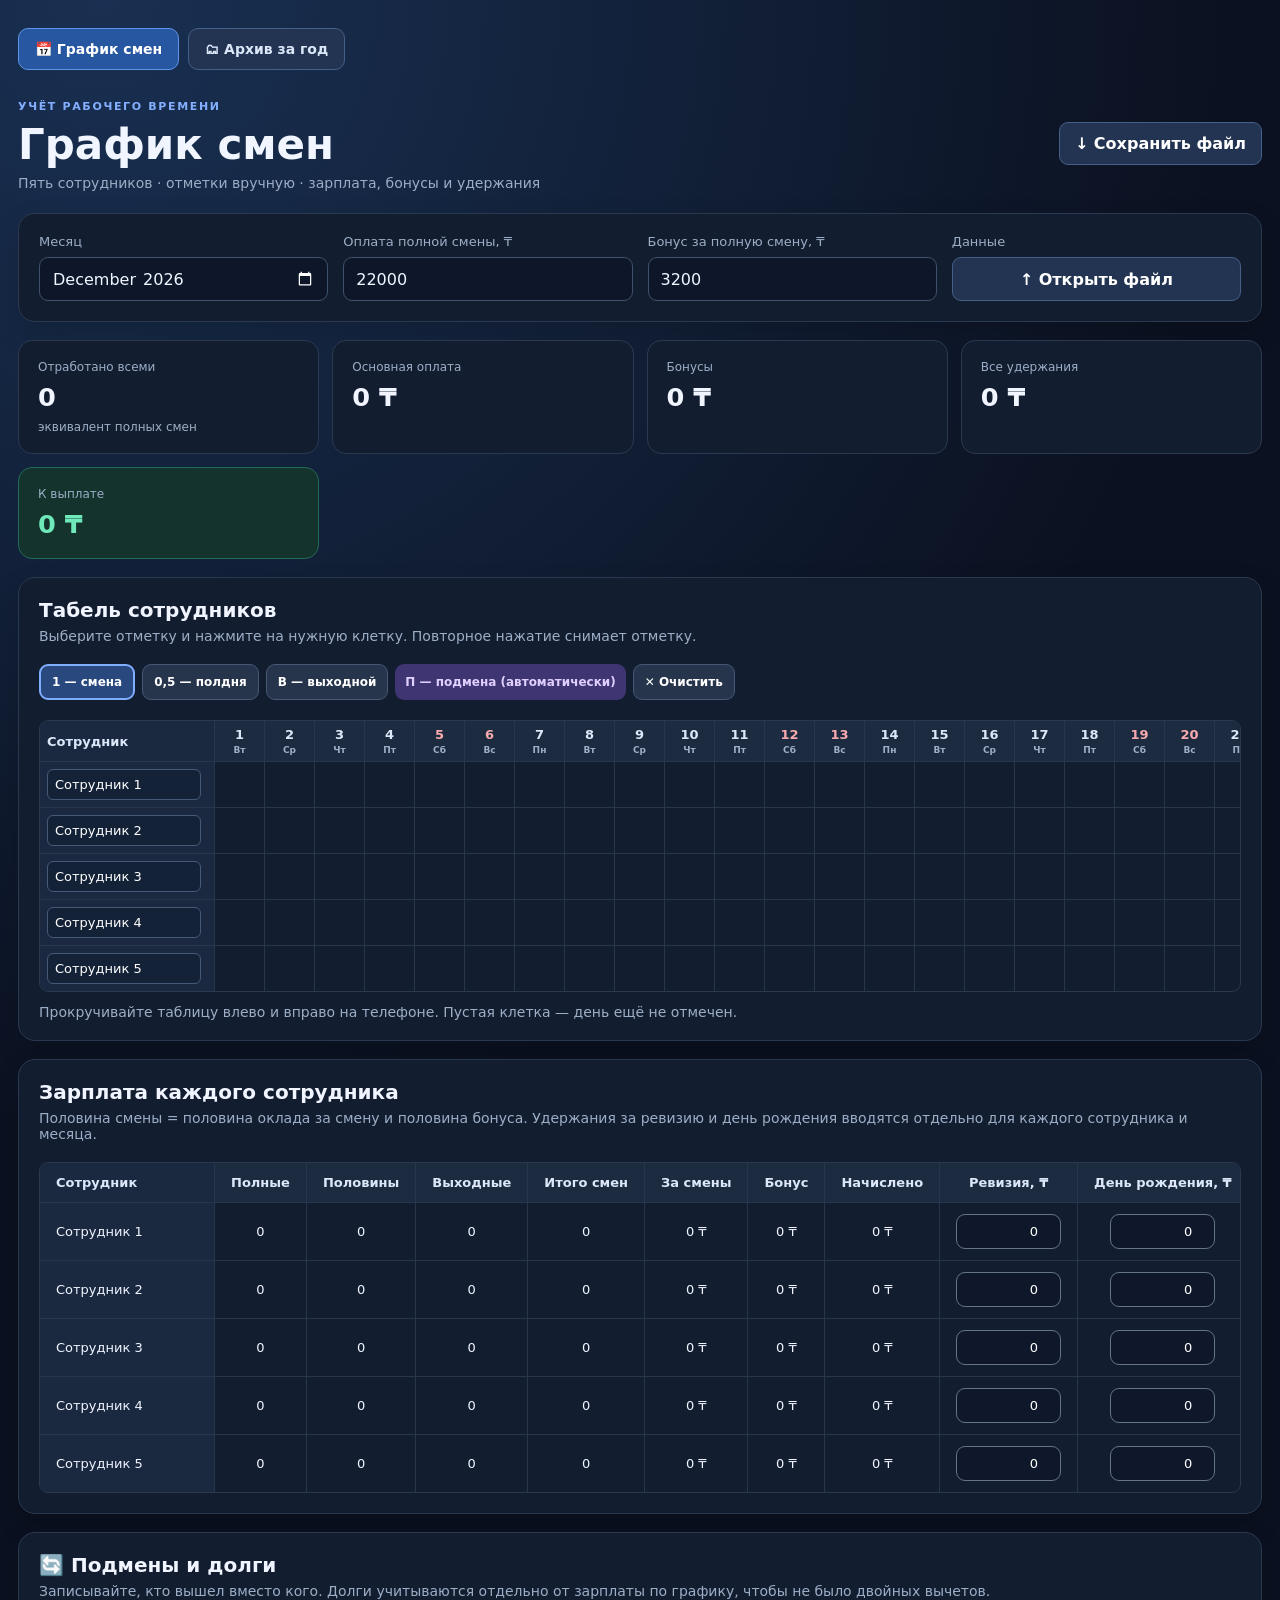
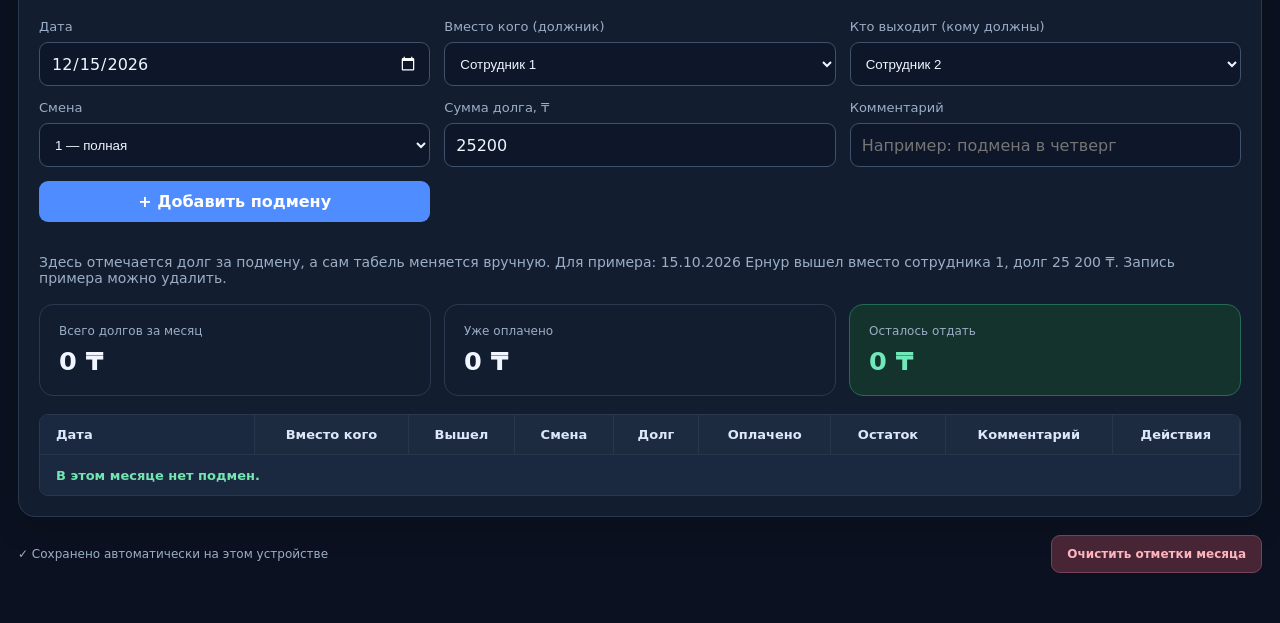
<file: index.html>
<!doctype html>
<html lang="ru">
<head>
  <meta charset="UTF-8" />
  <meta name="viewport" content="width=device-width, initial-scale=1" />
  <title>График смен — 5 сотрудников</title>
  <link rel="stylesheet" href="style.css" />
  <script src="script.js" defer></script>
</head>
<body>
  <main class="container"><nav class="page-nav"><a class="active" href="index.html">📅 График смен</a><a href="archive.html">🗂 Архив за год</a></nav>
    <header class="header"><div><span class="eyebrow">УЧЁТ РАБОЧЕГО ВРЕМЕНИ</span><h1>График смен</h1><p>Пять сотрудников · отметки вручную · зарплата, бонусы и удержания</p></div><button id="exportBtn" class="outline">↓ Сохранить файл</button></header>
    <section class="panel controls"><div class="control"><label for="month">Месяц</label><input id="month" type="month" /></div><div class="control"><label for="rate">Оплата полной смены, ₸</label><input id="rate" type="number" min="0" step="100" value="22000" /></div><div class="control"><label for="bonus">Бонус за полную смену, ₸</label><input id="bonus" type="number" min="0" step="50" value="3200" /></div><div class="control"><label>Данные</label><label class="file-button" for="importFile">↑ Открыть файл</label><input id="importFile" type="file" accept="application/json,.json" hidden /></div></section>
    <section class="stats"><article><span>Отработано всеми</span><strong id="totalShifts">0</strong><small>эквивалент полных смен</small></article><article><span>Основная оплата</span><strong id="totalBase">0 ₸</strong></article><article><span>Бонусы</span><strong id="totalBonus">0 ₸</strong></article><article><span>Все удержания</span><strong id="totalDeductions">0 ₸</strong></article><article class="accent"><span>К выплате</span><strong id="totalPay">0 ₸</strong></article></section>
    <section class="panel"><div class="section-title"><div><h2>Табель сотрудников</h2><p>Выберите отметку и нажмите на нужную клетку. Повторное нажатие снимает отметку.</p></div><div class="legend"><button data-mark="1" class="mark-choice selected">1 — смена</button><button data-mark="0.5" class="mark-choice">0,5 — полдня</button><button data-mark="В" class="mark-choice">В — выходной</button><span class="replacement-legend">П — подмена (автоматически)</span><button data-mark="" class="mark-choice">✕ Очистить</button></div></div><div class="table-scroll"><table id="scheduleTable"><thead></thead><tbody></tbody></table></div><p class="hint">Прокручивайте таблицу влево и вправо на телефоне. Пустая клетка — день ещё не отмечен.</p></section>
    <section class="panel"><div class="section-title"><div><h2>Зарплата каждого сотрудника</h2><p>Половина смены = половина оклада за смену и половина бонуса. Удержания за ревизию и день рождения вводятся отдельно для каждого сотрудника и месяца.</p></div></div><div class="table-scroll"><table class="summary-table"><thead><tr><th>Сотрудник</th><th>Полные</th><th>Половины</th><th>Выходные</th><th>Итого смен</th><th>За смены</th><th>Бонус</th><th>Начислено</th><th>Ревизия, ₸</th><th>День рождения, ₸</th><th>Все удержания</th><th>К выплате</th></tr></thead><tbody id="summaryBody"></tbody></table></div></section>
    <section class="panel" id="replacementSection">
      <div class="section-title"><div><h2>🔄 Подмены и долги</h2><p>Записывайте, кто вышел вместо кого. Долги учитываются отдельно от зарплаты по графику, чтобы не было двойных вычетов.</p></div></div>
      <form id="replacementForm" class="replacement-form">
        <div class="control"><label for="replaceDate">Дата</label><input id="replaceDate" type="date" required></div>
        <div class="control"><label for="replaceFor">Вместо кого (должник)</label><select id="replaceFor" required></select></div>
        <div class="control"><label for="replaceBy">Кто выходит (кому должны)</label><select id="replaceBy" required></select></div>
        <div class="control"><label for="replaceFraction">Смена</label><select id="replaceFraction"><option value="1">1 — полная</option><option value="0.5">0,5 — половина</option></select></div>
        <div class="control"><label for="replaceAmount">Сумма долга, ₸</label><input id="replaceAmount" type="number" min="0" step="1" required></div>
        <div class="control"><label for="replaceNote">Комментарий</label><input id="replaceNote" type="text" maxlength="200" placeholder="Например: подмена в четверг"></div>
        <button type="submit">+ Добавить подмену</button>
      </form>
      <p class="hint">Здесь отмечается долг за подмену, а сам табель меняется вручную. Для примера: 15.10.2026 Ернур вышел вместо сотрудника 1, долг 25 200 ₸. Запись примера можно удалить.</p>
      <div class="stats replacement-stats"><article><span>Всего долгов за месяц</span><strong id="replacementTotal">0 ₸</strong></article><article><span>Уже оплачено</span><strong id="replacementPaid">0 ₸</strong></article><article class="accent"><span>Осталось отдать</span><strong id="replacementDue">0 ₸</strong></article></div>
      <div class="table-scroll"><table class="summary-table"><thead><tr><th>Дата</th><th>Вместо кого</th><th>Вышел</th><th>Смена</th><th>Долг</th><th>Оплачено</th><th>Остаток</th><th>Комментарий</th><th>Действия</th></tr></thead><tbody id="replacementBody"></tbody></table></div>
    </section>
    <div class="bottom-bar"><span id="saveStatus">Изменения сохраняются автоматически на этом устройстве.</span><button id="clearMonth" class="danger">Очистить отметки месяца</button></div>
  </main>
</body>
</html>
</file>
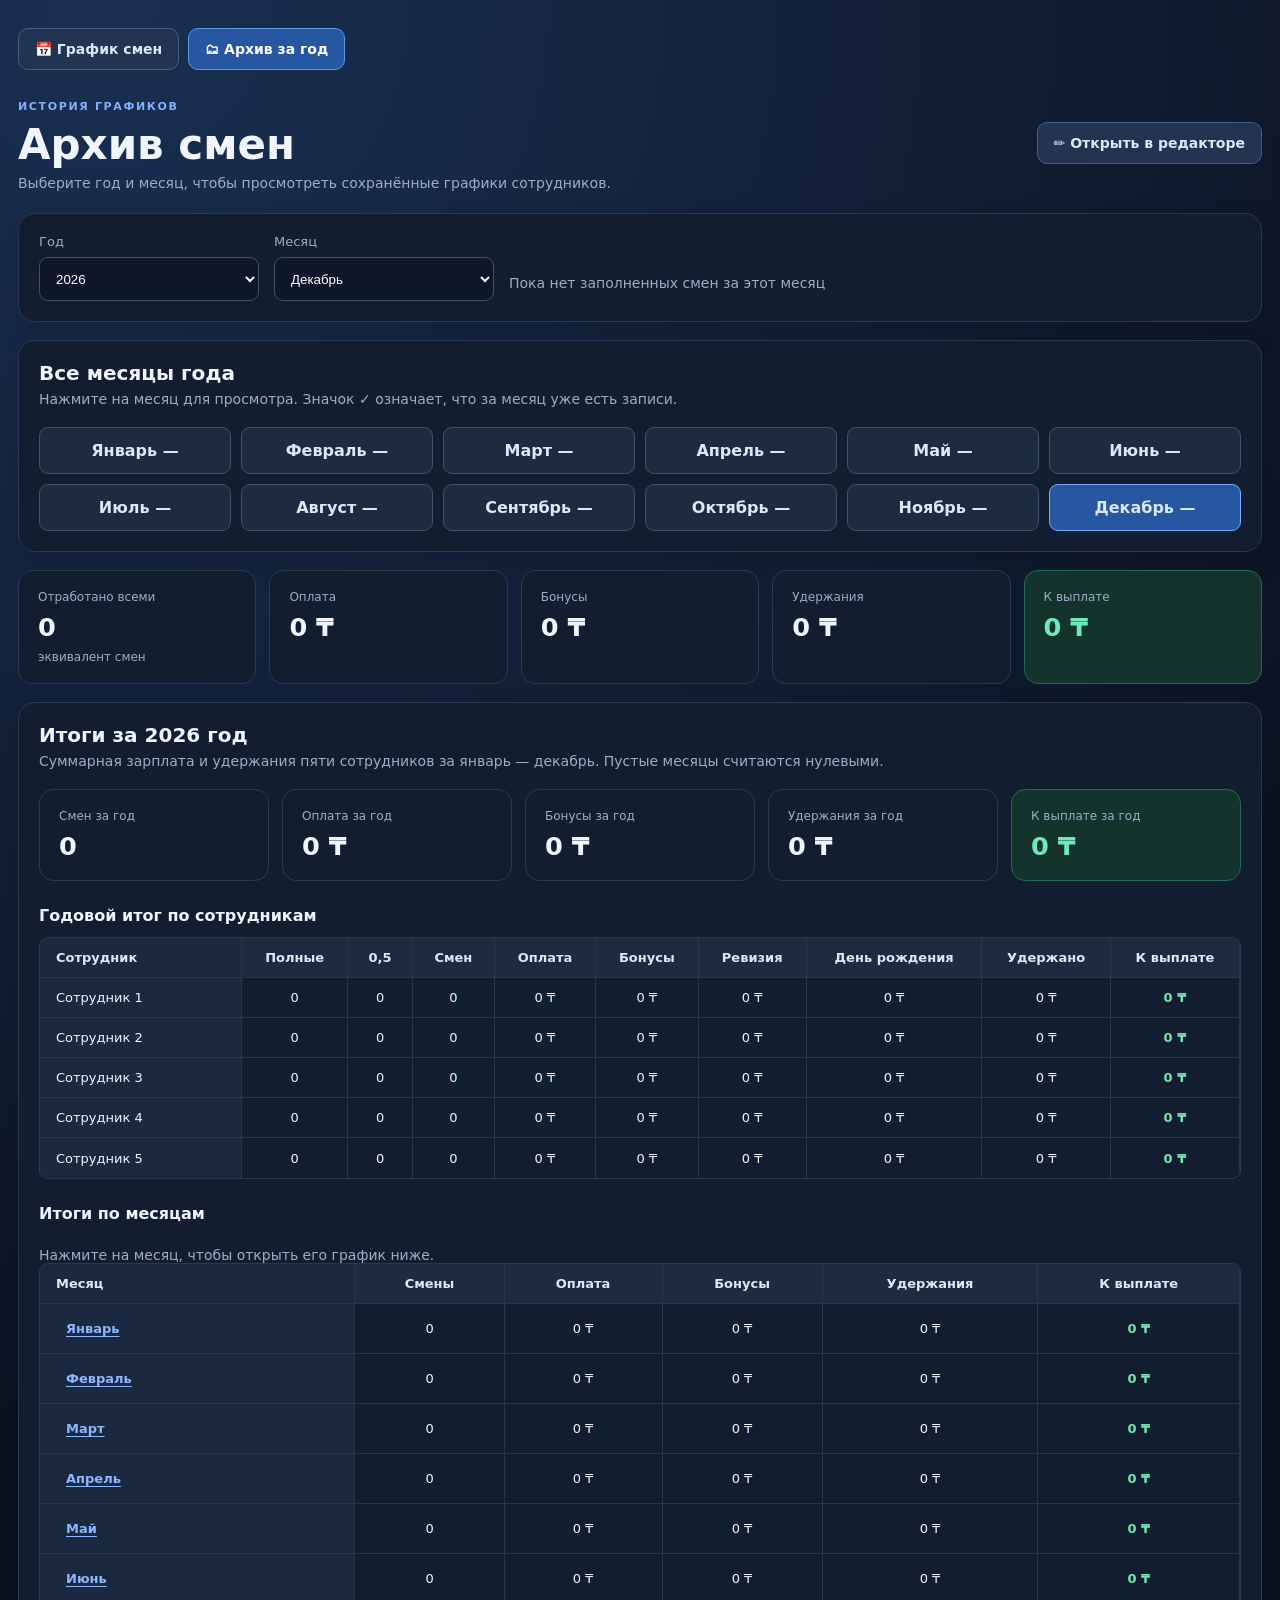
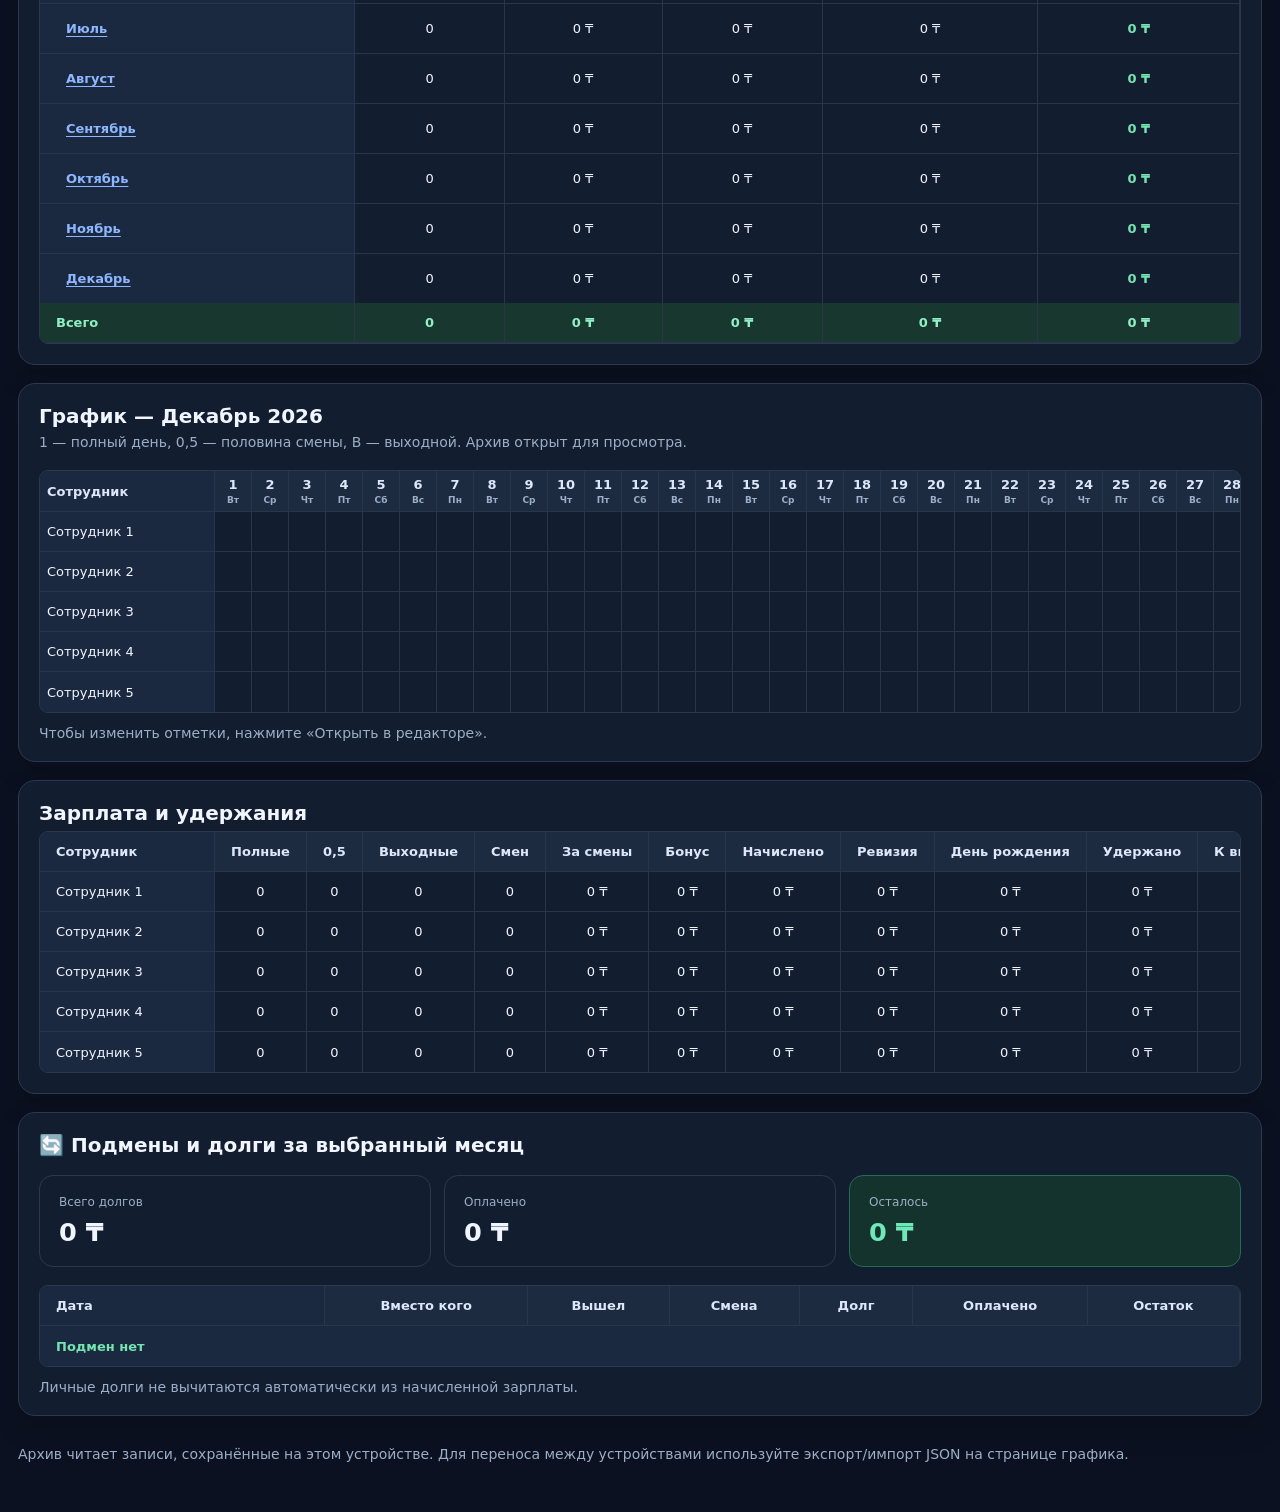
<file: archive.html>
<!doctype html>
<html lang="ru"><head><meta charset="UTF-8"><meta name="viewport" content="width=device-width, initial-scale=1"><title>Архив графиков — 2026</title><link rel="stylesheet" href="style.css"><script src="archive.js" defer></script></head><body><main class="container">
<nav class="page-nav"><a href="index.html">📅 График смен</a><a class="active" href="archive.html">🗂 Архив за год</a></nav>
<header class="header"><div><span class="eyebrow">ИСТОРИЯ ГРАФИКОВ</span><h1>Архив смен</h1><p>Выберите год и месяц, чтобы просмотреть сохранённые графики сотрудников.</p></div><a class="nav-button" id="editMonth" href="index.html">✏️ Открыть в редакторе</a></header>
<section class="panel archive-toolbar"><div class="control"><label for="archiveYear">Год</label><select id="archiveYear" aria-label="Выберите год"></select></div><div class="control"><label for="archiveMonth">Месяц</label><select id="archiveMonth" aria-label="Выберите месяц"></select></div><p class="hint" id="archiveStatus"></p></section>
<section class="panel"><div class="section-title"><div><h2>Все месяцы года</h2><p>Нажмите на месяц для просмотра. Значок ✓ означает, что за месяц уже есть записи.</p></div></div><div id="monthCards" class="month-grid"></div></section>
<section class="stats archive-stats"><article><span>Отработано всеми</span><strong id="aShifts">0</strong><small>эквивалент смен</small></article><article><span>Оплата</span><strong id="aBase">0 ₸</strong></article><article><span>Бонусы</span><strong id="aBonus">0 ₸</strong></article><article><span>Удержания</span><strong id="aDeductions">0 ₸</strong></article><article class="accent"><span>К выплате</span><strong id="aPay">0 ₸</strong></article></section>
<section class="panel" id="annualReport"><div class="section-title"><div><h2 id="annualTitle">Итоги за 2026 год</h2><p>Суммарная зарплата и удержания пяти сотрудников за январь — декабрь. Пустые месяцы считаются нулевыми.</p></div></div>
<div class="stats archive-stats"><article><span>Смен за год</span><strong id="yearShifts">0</strong></article><article><span>Оплата за год</span><strong id="yearBase">0 ₸</strong></article><article><span>Бонусы за год</span><strong id="yearBonus">0 ₸</strong></article><article><span>Удержания за год</span><strong id="yearDeduct">0 ₸</strong></article><article class="accent"><span>К выплате за год</span><strong id="yearPay">0 ₸</strong></article></div>
<h3>Годовой итог по сотрудникам</h3><div class="table-scroll"><table class="summary-table"><thead><tr><th>Сотрудник</th><th>Полные</th><th>0,5</th><th>Смен</th><th>Оплата</th><th>Бонусы</th><th>Ревизия</th><th>День рождения</th><th>Удержано</th><th>К выплате</th></tr></thead><tbody id="annualEmployees"></tbody></table></div>
<h3>Итоги по месяцам</h3><p class="hint">Нажмите на месяц, чтобы открыть его график ниже.</p><div class="table-scroll"><table class="summary-table"><thead><tr><th>Месяц</th><th>Смены</th><th>Оплата</th><th>Бонусы</th><th>Удержания</th><th>К выплате</th></tr></thead><tbody id="annualMonths"></tbody><tfoot><tr id="annualMonthsTotal"></tr></tfoot></table></div></section>
<section class="panel"><div class="section-title"><div><h2 id="graphTitle">График за месяц</h2><p>1 — полный день, 0,5 — половина смены, В — выходной. Архив открыт для просмотра.</p></div></div><div class="table-scroll"><table id="archiveSchedule"><thead></thead><tbody></tbody></table></div><p class="hint">Чтобы изменить отметки, нажмите «Открыть в редакторе».</p></section>
<section class="panel"><h2>Зарплата и удержания</h2><div class="table-scroll"><table class="summary-table"><thead><tr><th>Сотрудник</th><th>Полные</th><th>0,5</th><th>Выходные</th><th>Смен</th><th>За смены</th><th>Бонус</th><th>Начислено</th><th>Ревизия</th><th>День рождения</th><th>Удержано</th><th>К выплате</th></tr></thead><tbody id="archiveSummary"></tbody></table></div></section>
<section class="panel"><h2>🔄 Подмены и долги за выбранный месяц</h2><div class="stats replacement-stats"><article><span>Всего долгов</span><strong id="archDebt">0 ₸</strong></article><article><span>Оплачено</span><strong id="archPaid">0 ₸</strong></article><article class="accent"><span>Осталось</span><strong id="archRemaining">0 ₸</strong></article></div><div class="table-scroll"><table class="summary-table"><thead><tr><th>Дата</th><th>Вместо кого</th><th>Вышел</th><th>Смена</th><th>Долг</th><th>Оплачено</th><th>Остаток</th></tr></thead><tbody id="archReplacements"></tbody></table></div><p class="hint">Личные долги не вычитаются автоматически из начисленной зарплаты.</p></section><p class="hint">Архив читает записи, сохранённые на этом устройстве. Для переноса между устройствами используйте экспорт/импорт JSON на странице графика.</p>
</main></body></html>
</file>
<file: style.css>
:root{color-scheme:dark;--bg:#0b1120;--panel:#131d30;--border:#2b3950;--text:#f0f5ff;--muted:#9caec6;--blue:#4f8cff;--green:#33c58e;--yellow:#f0be5c;--red:#ef7886}*{box-sizing:border-box}body{margin:0;background:radial-gradient(circle at 8% 0%,#193052 0%,var(--bg) 45%);color:var(--text);font-family:system-ui,-apple-system,Segoe UI,sans-serif}button,input{font:inherit}.container{max-width:1460px;margin:auto;padding:28px 18px 50px}.header{display:flex;align-items:center;justify-content:space-between;gap:16px;margin-bottom:22px;flex-wrap:wrap}.eyebrow{font-size:11px;letter-spacing:.15em;font-weight:700;color:#84afff}h1{font-size:clamp(28px,4vw,42px);margin:6px 0}h2{font-size:20px;margin:0 0 6px}p{margin:0;color:var(--muted);font-size:14px}.panel{background:var(--panel);border:1px solid var(--border);border-radius:17px;padding:20px;margin-bottom:18px;box-shadow:0 12px 30px #0002}.controls{display:grid;grid-template-columns:repeat(4,minmax(160px,1fr));gap:15px}.control label:not(.file-button){display:block;color:var(--muted);font-size:13px;margin-bottom:8px}.control input{height:44px;width:100%;padding:0 12px;color:var(--text);background:#0d1729;border:1px solid #40516c;border-radius:9px}.control input:focus{outline:2px solid var(--blue)}button,.file-button{border:0;border-radius:9px;padding:11px 15px;background:var(--blue);color:white;font-weight:650;cursor:pointer}.outline,.file-button{display:inline-flex;justify-content:center;align-items:center;background:#223451;border:1px solid #456086}.file-button{height:44px;width:100%}.stats{display:grid;grid-template-columns:repeat(4,1fr);gap:13px;margin-bottom:18px}.stats article{padding:19px;background:var(--panel);border:1px solid var(--border);border-radius:14px;display:flex;flex-direction:column;gap:8px}.stats span,.stats small{color:var(--muted);font-size:12px}.stats strong{font-size:clamp(18px,2vw,27px);font-variant-numeric:tabular-nums}.stats .accent{background:#14332d;border-color:#246a58}.stats .accent strong{color:#6fe8ba}.section-title{display:flex;justify-content:space-between;gap:20px;align-items:flex-start;flex-wrap:wrap;margin-bottom:20px}.legend{display:flex;gap:7px;flex-wrap:wrap}.mark-choice{font-size:12px;padding:9px 11px;background:#26354b;border:1px solid #455875}.mark-choice.selected{border:2px solid #7faeff;background:#28487e}.table-scroll{overflow:auto;max-width:100%;border-radius:9px;border:1px solid var(--border)}table{border-collapse:separate;border-spacing:0;min-width:max-content;width:100%;font-size:13px}th,td{height:40px;border-bottom:1px solid #27364b;border-right:1px solid #27364b;padding:6px 7px;text-align:center;white-space:nowrap}th{background:#1d2b40;color:#dce8fa;font-weight:650}tr:last-child td{border-bottom:0}th:first-child,td:first-child{position:sticky;left:0;z-index:2;background:#1b2940;text-align:left;min-width:175px;max-width:175px}thead th:first-child{z-index:3}.day{min-width:37px;font-variant-numeric:tabular-nums}.weekend{color:#f8aaae}.day-name{display:block;font-size:9px;margin-top:3px;color:#9cafc6}.shift-btn{display:block;width:35px;height:33px;margin:auto;padding:0;background:transparent;border-radius:6px;font-size:12px}.shift-btn.full{background:#144b3e;color:#8cf4c3}.shift-btn.half{background:#5a4522;color:#ffe09a}.shift-btn.off{background:#512b39;color:#ffb1bc}.shift-btn:focus-visible{outline:2px solid #dce8fa}.employee-input{width:154px;padding:7px;background:#142238;color:white;border:1px solid #455a76;border-radius:6px}.hint{padding-top:12px}.summary-table th,.summary-table td{padding:11px 16px}.summary-table td:last-child{color:#74e4b1;font-weight:700}.bottom-bar{display:flex;justify-content:space-between;align-items:center;gap:15px;flex-wrap:wrap;color:var(--muted);font-size:12px}.danger{background:#482535;color:#ffb3be;border:1px solid #754257}@media(max-width:780px){.controls,.stats{grid-template-columns:repeat(2,minmax(0,1fr))}.container{padding:17px 11px 40px}.panel{padding:14px}.section-title{gap:12px}.stats article{padding:13px}.stats strong{font-size:19px}.header{align-items:flex-start}}@media(max-width:430px){.controls{grid-template-columns:1fr 1fr}.control label:not(.file-button){min-height:31px}.stats{gap:8px}.stats strong{font-size:17px}.mark-choice{font-size:11px;padding:8px}}

/* Удержания */
.deduction-input{width:105px;min-width:90px;padding:9px 7px;border-radius:9px;border:1px solid #64748b;background:#0f172a;color:#fff;font:inherit;text-align:right}
.deduction-input:focus{outline:2px solid #38bdf8;outline-offset:1px}
.payable-cell{font-weight:800;color:#4ade80;white-space:nowrap}
.summary-table th,.summary-table td{white-space:nowrap}

/* Архив и навигация */
.page-nav{display:flex;gap:9px;flex-wrap:wrap;margin-bottom:25px}.page-nav a,.nav-button{display:inline-flex;align-items:center;padding:12px 16px;border-radius:10px;text-decoration:none;background:#223451;color:#dce8fa;border:1px solid #456086;font-weight:700;font-size:14px}.page-nav a.active{background:#2857a1;border-color:#6094e8;color:white}.archive-toolbar{display:flex;align-items:end;gap:15px;flex-wrap:wrap}.archive-toolbar .control{width:min(220px,100%)}.archive-toolbar select{height:44px;width:100%;background:#0d1729;border:1px solid #40516c;color:#fff;border-radius:9px;padding:0 12px}.archive-toolbar .hint{padding:0 0 10px}.month-grid{display:grid;grid-template-columns:repeat(6,minmax(0,1fr));gap:10px}.month-card{background:#1d2b40;color:#dce8fa;border:1px solid #40516c;text-align:center;padding:13px 4px}.month-card.filled{border-color:#268c68}.month-card.active{background:#2857a1;border-color:#7baaff}.archive-stats{grid-template-columns:repeat(5,minmax(0,1fr))}.archive-full{background:#144b3e;color:#8cf4c3;font-weight:700}.archive-half{background:#5a4522;color:#ffe09a;font-weight:700}.archive-off{background:#512b39;color:#ffb1bc;font-weight:700}@media(max-width:850px){.month-grid{grid-template-columns:repeat(3,minmax(0,1fr))}.archive-stats{grid-template-columns:repeat(2,minmax(0,1fr))}}

/* Годовые итоги */
#annualReport h3{font-size:16px;margin:25px 0 12px}#annualReport .archive-stats{margin-top:18px}.annual-month-link{padding:6px 10px;background:transparent;color:#8db7ff;text-decoration:underline;text-underline-offset:3px}#annualMonthsTotal th{background:#18372f;color:#91efc5;font-weight:800}#annualReport .summary-table{margin-bottom:0}

/* Подмены */
.replacement-form{display:grid;grid-template-columns:repeat(3,minmax(180px,1fr));gap:14px;align-items:end;margin-bottom:20px}.replacement-form .control select,.replacement-form .control input{width:100%;height:44px;background:#0d1729;color:#f0f5ff;border:1px solid #40516c;border-radius:9px;padding:0 11px}.replacement-stats{grid-template-columns:repeat(3,minmax(0,1fr));margin-top:18px}.small-action{padding:7px 9px;margin:2px;font-size:12px}.small-action:disabled{opacity:.4;cursor:default}@media(max-width:800px){.replacement-form{grid-template-columns:repeat(2,minmax(0,1fr))}}@media(max-width:480px){.replacement-form{grid-template-columns:1fr}.replacement-stats{grid-template-columns:1fr}}

.shift-btn.replacement,.archive-replacement{background:#3f3573!important;color:#e1d0ff!important;font-weight:800}.replacement-legend{display:inline-flex;align-items:center;padding:8px 10px;border-radius:9px;background:#3f3573;color:#e1d0ff;font-size:12px;font-weight:650}
</file>
